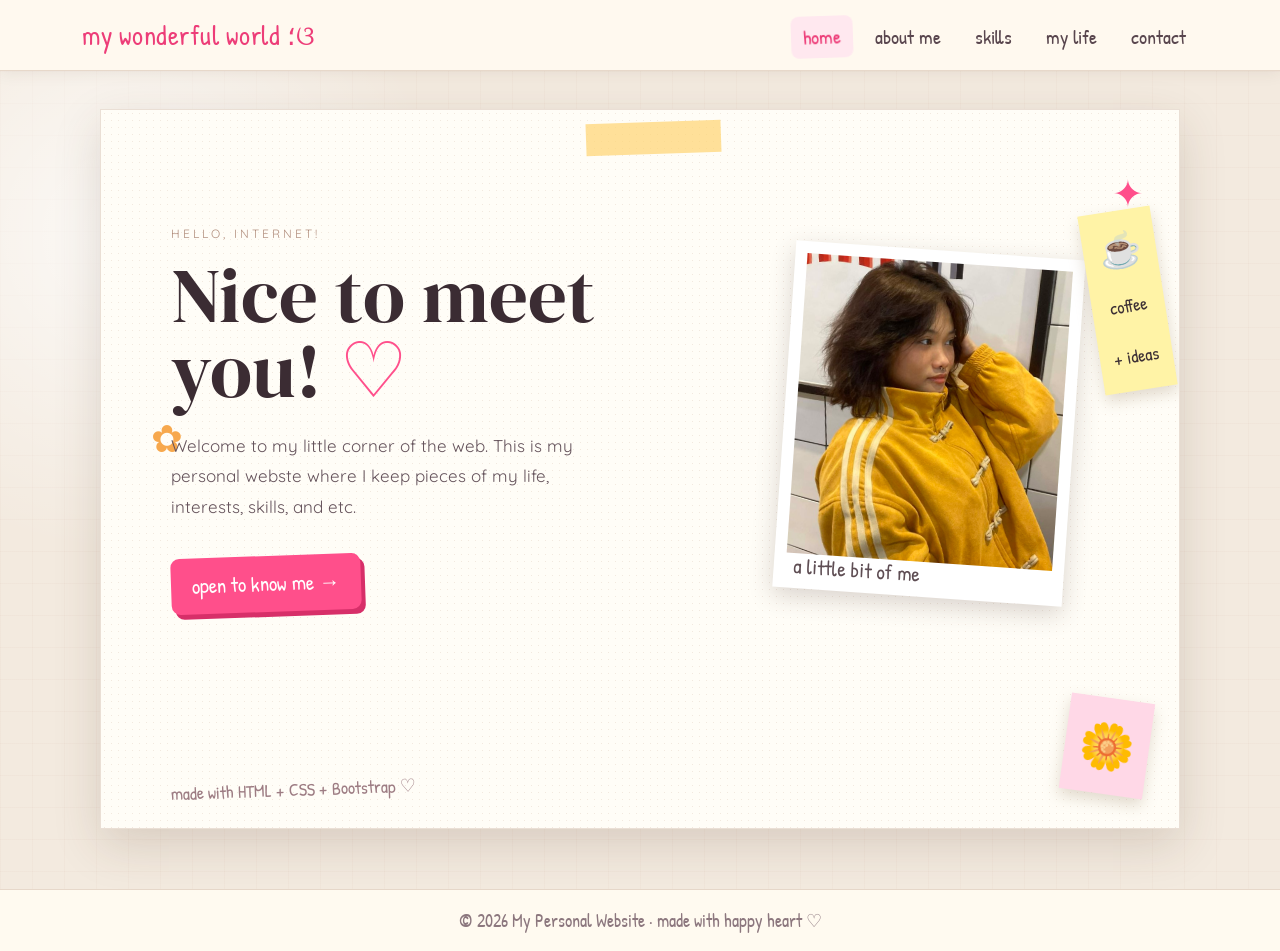
<file: index.html>
<!DOCTYPE html>
<html lang="en">

<head>
    <meta charset="UTF-8">
    <meta name="viewport" content="width=device-width, initial-scale=1.0">

    <title>My Wonderful World</title>

    <!-- Bootstrap -->
    <link
        href="https://cdn.jsdelivr.net/npm/bootstrap@5.3.3/dist/css/bootstrap.min.css"
        rel="stylesheet"
    >

    <!-- Google Fonts -->
    <link
        href="https://fonts.googleapis.com/css2?family=DM+Serif+Display&family=Patrick+Hand&family=Quicksand:wght@400;500;600;700&display=swap"
        rel="stylesheet"
    >

    <!-- Bootstrap Icons -->
    <link
        href="https://cdn.jsdelivr.net/npm/bootstrap-icons@1.11.3/font/bootstrap-icons.css"
        rel="stylesheet"
    >

    <!-- My CSS -->
    <link rel="stylesheet" href="css/style.css">
</head>

<body>

<!-- ================= NAVBAR ================= -->

<nav class="scrap-nav">

    <div class="container d-flex justify-content-between align-items-center">

        <a href="index.html" class="brand">
            my wonderful world ؛ଓ
        </a>

        <button
            class="menu-btn d-lg-none"
            data-bs-toggle="collapse"
            data-bs-target="#menu"
        >
            ☰
        </button>

        <div class="collapse d-lg-block" id="menu">

            <div class="nav-links">

                <a href="index.html" class="active">
                    home
                </a>

                <a href="about.html">
                    about me
                </a>

                <a href="skills.html">
                    skills
                </a>

                <a href="mylife.html">
                    my life
                </a>

                <a href="contact.html">
                    contact
                </a>

            </div>

        </div>

    </div>

</nav>


<!-- ================= MAIN ================= -->

<main class="paper-page">

    <section class="container scrapbook">

        <!-- Tape -->
        <div class="tape tape-top"></div>

        <!-- Doodles -->
        <div class="doodle star s1">✦</div>
        <div class="doodle flower">✿</div>


        <!-- INTRODUCTION -->

        <div class="hero-copy">

            <span class="tiny-label">
                HELLO, INTERNET!
            </span>

            <h1>
                Nice to meet you!
                <span>♡</span>
            </h1>

            <p class="intro">

                Welcome to my little corner of the web.
                This is my personal webste where I keep
                pieces of my life, interests, skills, and etc.
                

            </p>

            <a href="about.html" class="sticker-btn">
                open to know me →
            </a>

        </div>


        <!-- ================= COLLAGE ================= -->

        <div class="collage">

            <!-- Main Photo -->

           <div class="photo-main photo">
    <img src="css/frontphoto.jpe" alt="My photo">
    <div class="caption">a little bit of me</div>
</div>
                
            </div>


            <!-- Coffee Sticker -->

            <div class="mini-card coffee">

                ☕

                <br>

                <small>
                    coffee
                    <br>
                    + ideas
                </small>

            </div>

            <!-- Flower -->

            <div class="mini-card flower-card">

                🌼

            </div>



        <!-- Bottom Text -->

        <div class="bottom-note">

            made with HTML + CSS + Bootstrap ♡

        </div>

    </section>

</main>


<!-- ================= FOOTER ================= -->

<footer>

    © <span id="year"></span>
    My Personal Website · made with happy heart ♡

</footer>


<!-- Bootstrap JS -->

<script
    src="https://cdn.jsdelivr.net/npm/bootstrap@5.3.3/dist/js/bootstrap.bundle.min.js">
</script>

<!-- My JS -->

<script src="js/script.js"></script>

</body>
</html>
</file>
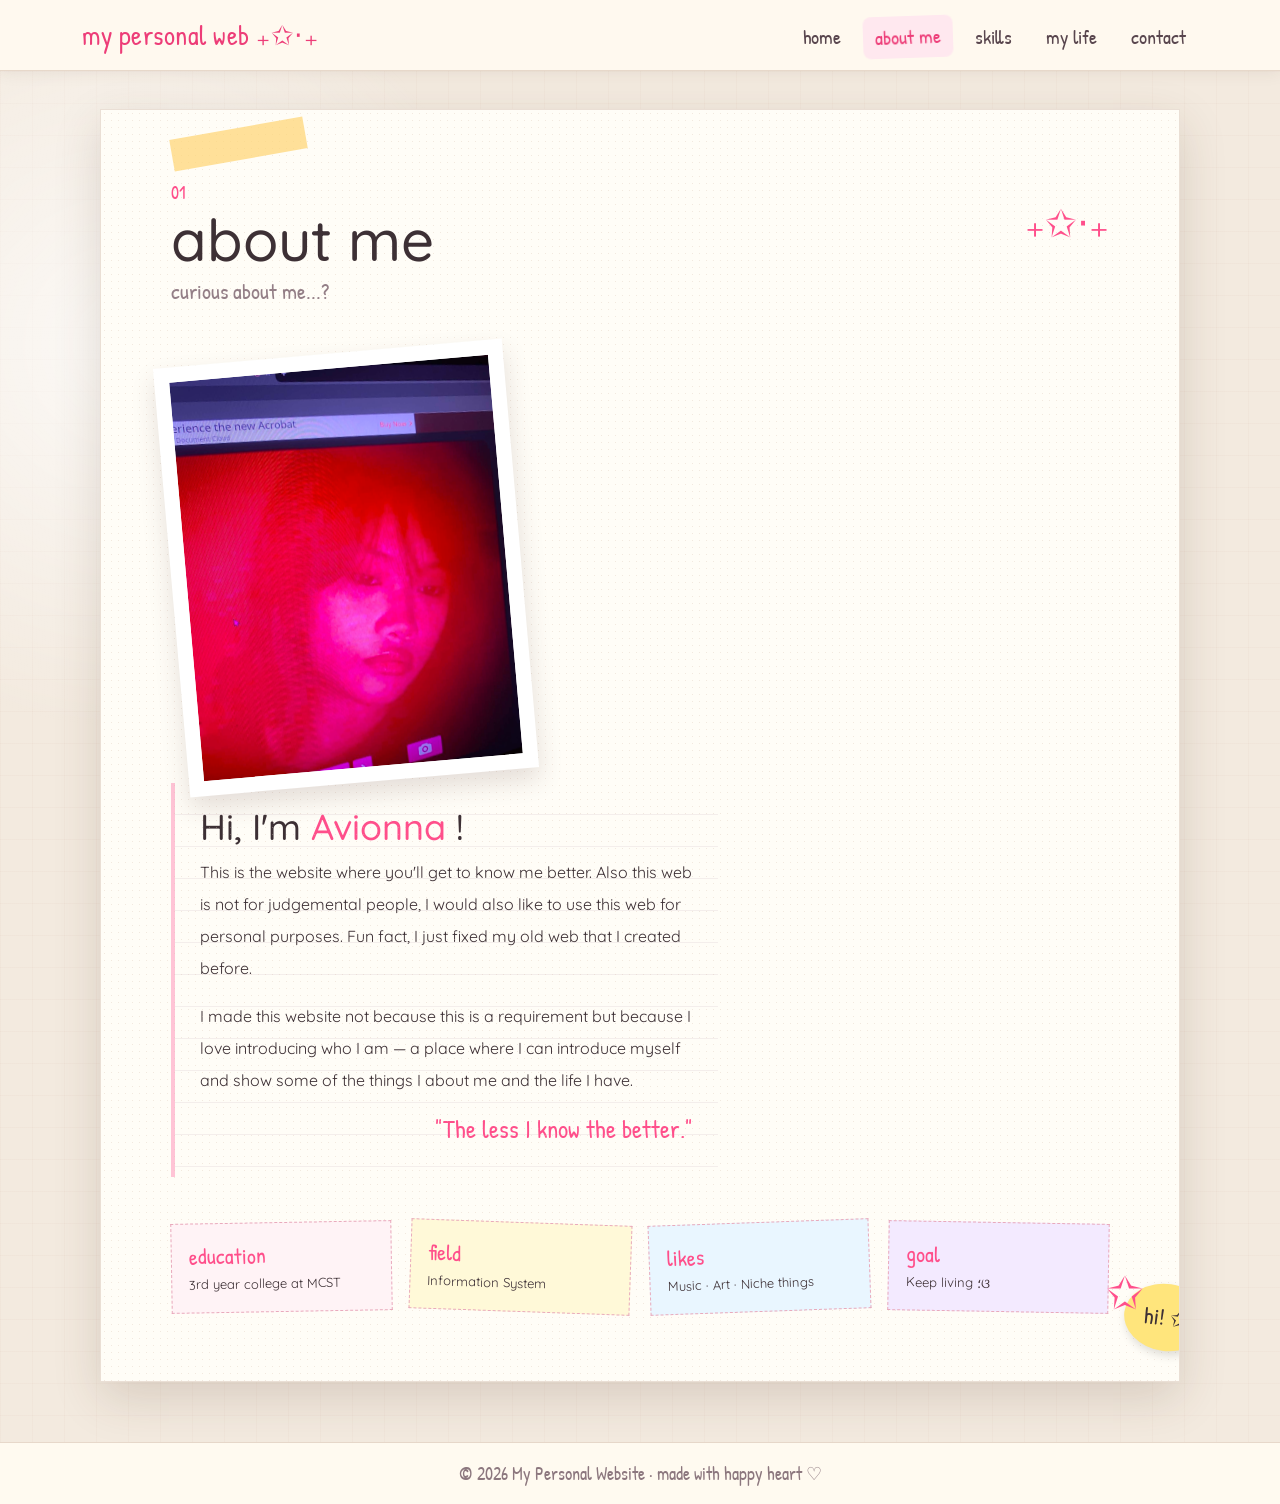
<file: about.html>
<!DOCTYPE html>
<html lang="en">

<head>

    <meta charset="UTF-8">

    <meta name="viewport"
          content="width=device-width, initial-scale=1.0">

    <title>About Me</title>

    <link
        href="https://cdn.jsdelivr.net/npm/bootstrap@5.3.3/dist/css/bootstrap.min.css"
        rel="stylesheet"
    >

    <link
        href="https://fonts.googleapis.com/css2?family=DM+Serif+Display&family=Patrick+Hand&family=Quicksand:wght@400;500;600;700&display=swap"
        rel="stylesheet"
    >

    <link rel="stylesheet" href="css/style.css">

</head>

<body>


<!-- NAVBAR -->

<nav class="scrap-nav">

    <div class="container d-flex justify-content-between align-items-center">

        <a href="index.html" class="brand">
            my personal web ₊✩‧₊
        </a>

        <button
            class="menu-btn d-lg-none"
            data-bs-toggle="collapse"
            data-bs-target="#menu"
        >
            ☰
        </button>

        <div class="collapse d-lg-block" id="menu">

            <div class="nav-links">

                <a href="index.html">
                    home
                </a>

                <a href="about.html" class="active">
                    about me
                </a>

                <a href="skills.html">
                    skills
                </a>

                <a href="mylife.html">
                    my life
                    
                </a>

                <a href="contact.html">
                    contact
                </a>

            </div>

        </div>

    </div>

</nav>


<!-- MAIN -->

<main class="paper-page">

<section class="container scrapbook inner-page">

    <div class="tape tape-left"></div>

    <div class="doodle star s3">
        ₊✩‧₊
    </div>

    <div class="doodle heart">
        ✩
    </div>


    <!-- PAGE TITLE -->

    <div class="page-title">

        <span>
            01
        </span>

        <h1>
            about me
        </h1>

        <p>
            curious about me...?
        </p>

    </div>


    <!-- ABOUT -->

    <div class="row g-5 align-items-center">

        <div class="col-lg-5">

            <div class="portrait-frame">

            <div class="portrait-placeholder">
                <img src="css/aboutmephoto.jpe" alt="My photo">
            </div>

        </div>

                <div class="sticker sticker-sm">

                    hi! ✩

                </div>

            </div>

        </div>


        <div class="col-lg-7">

            <div class="lined-note">

                <h2>

                    Hi, I'm
                    <span>
                        Avionna
                    </span>!

                </h2>

                <p>

                    This is the website where you'll get to know me better. Also this web is not
                    for judgemental people, I would also like to use this web for personal purposes.
                    Fun fact, I just fixed my old web that I created before. 

                </p>

                <p>

                    I made this website not because this is a requirement 
                    but because I love introducing who I am — a place where
                    I can introduce myself and show
                    some of the things I about me and the life I have.

                </p>

                <p class="hand">

                    "The less I know the better."

                </p>

            </div>

        </div>

    </div>


    <!-- FACTS -->

    <div class="fact-grid">

        <div class="fact">

            <b>
                education
            </b>

            <span>
                3rd year college at MCST
            </span>

        </div>


        <div class="fact">

            <b>
                field
            </b>

            <span>
                Information System
            </span>

        </div>


        <div class="fact">

            <b>
                likes
            </b>

            <span>
                Music · Art · Niche things
            </span>

        </div>


        <div class="fact">

            <b>
                goal
            </b>

            <span>
                Keep living ؛ଓ
            </span>

        </div>

    </div>

</section>

</main>


<footer>

    © <span id="year"></span>
    My Personal Website · made with happy heart ♡

</footer>


<script
    src="https://cdn.jsdelivr.net/npm/bootstrap@5.3.3/dist/js/bootstrap.bundle.min.js">
</script>

<script src="js/script.js"></script>

</body>
</html>
</file>
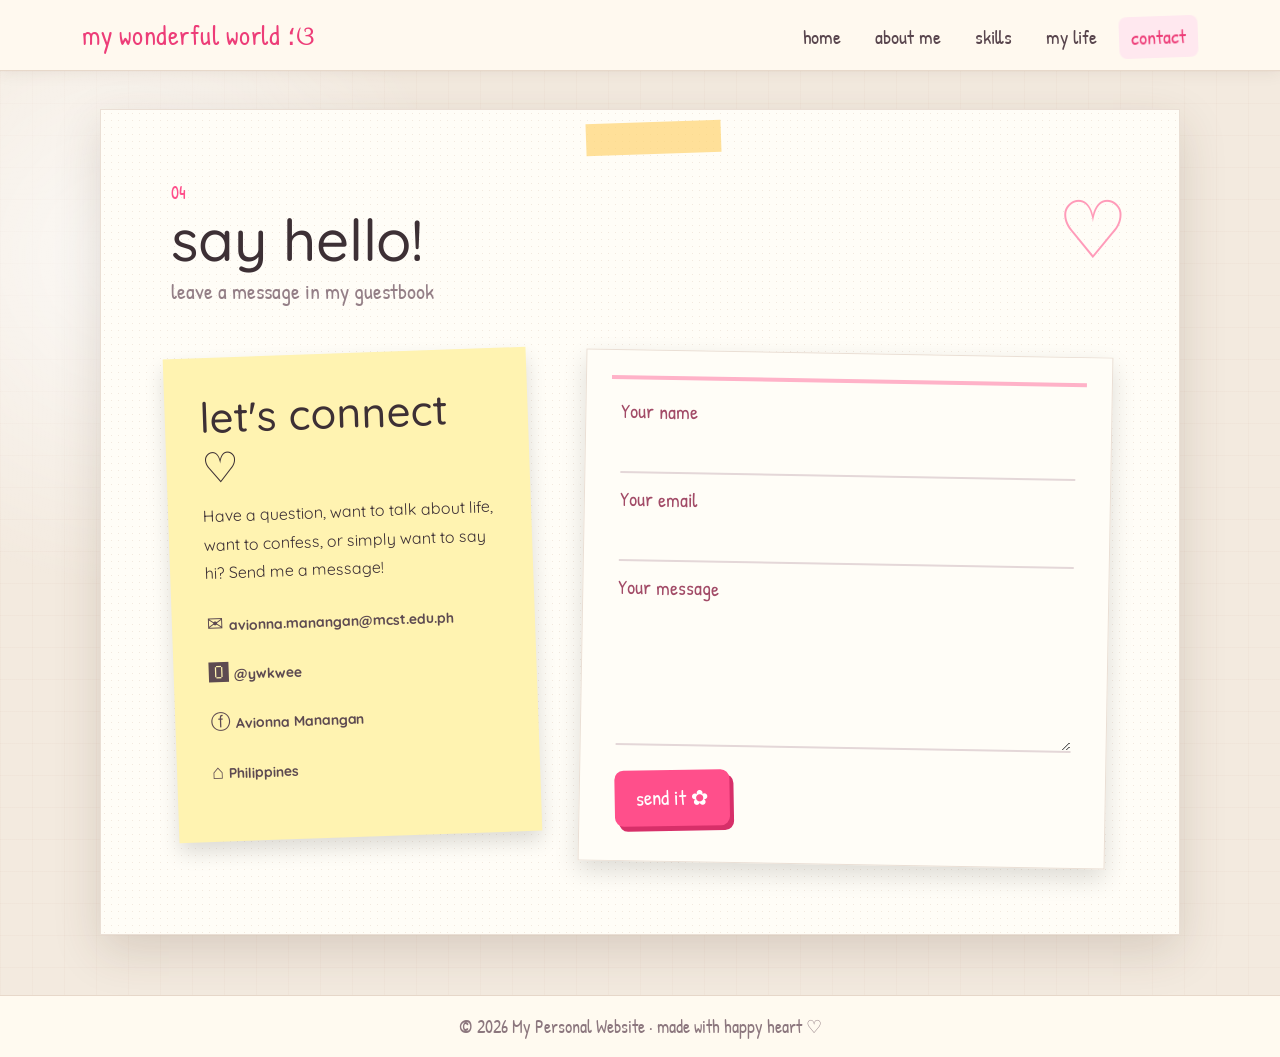
<file: contact.html>
<!DOCTYPE html>
<html lang="en">

<head>

    <meta charset="UTF-8">

    <meta name="viewport"
          content="width=device-width, initial-scale=1.0">

    <title>Contact Me</title>

    <link
        href="https://cdn.jsdelivr.net/npm/bootstrap@5.3.3/dist/css/bootstrap.min.css"
        rel="stylesheet"
    >

    <link
        href="https://fonts.googleapis.com/css2?family=DM+Serif+Display&family=Patrick+Hand&family=Quicksand:wght@400;500;600;700&display=swap"
        rel="stylesheet"
    >

    <link rel="stylesheet" href="css/style.css">

</head>

<body>


<!-- NAVBAR -->

<nav class="scrap-nav">

    <div class="container d-flex justify-content-between align-items-center">

        <a href="index.html" class="brand">
            my wonderful world ؛ଓ
        </a>

        <button
            class="menu-btn d-lg-none"
            data-bs-toggle="collapse"
            data-bs-target="#menu"
        >
            ☰
        </button>

        <div class="collapse d-lg-block" id="menu">

            <div class="nav-links">

                <a href="index.html">
                    home
                </a>

                <a href="about.html">
                    about me
                </a>

                <a href="skills.html">
                    skills
                </a>

                <a href="mylife.html">
                    my life
                </a>

                <a href="contact.html" class="active">
                    contact
                </a>

            </div>

        </div>

    </div>

</nav>


<!-- MAIN -->

<main class="paper-page">

<section class="container scrapbook inner-page contact-page">

    <div class="tape tape-top"></div>

    <div class="doodle heart-big">
        ♡
    </div>


    <div class="page-title">

        <span>
            04
        </span>

        <h1>
            say hello!
        </h1>

        <p>
            leave a message in my guestbook
        </p>

    </div>


    <div class="row g-5">


        <!-- CONTACT INFORMATION -->

        <div class="col-lg-5">

            <div class="contact-note">

                <h2>
                    let's connect ♡
                </h2>

                <p>

                    Have a question, want to talk about life, want to confess,
                    or simply want to say hi?
                    Send me a message!

                </p>


                <div class="contact-line">

                    ✉

                    <b>
                        avionna.manangan@mcst.edu.ph
                    </b>

                </div>


                <div class="contact-line">

                    🅾

                    <b>
                        @ywkwee
                    </b>

                </div>


                <div class="contact-line">

                    ⓕ

                    <b>
                        Avionna Manangan
                    </b>

                </div>


                <div class="contact-line">

                    ⌂

                    <b>
                        Philippines
                    </b>

                </div>

            </div>

        </div>


        <!-- FORM -->

        <div class="col-lg-7">

            <div class="letter">

                <form id="contactForm">


                    <label>
                        Your name
                    </label>

                    <input
                        id="name"
                        type="text"
                        required
                    >


                    <label>
                        Your email
                    </label>

                    <input
                        id="email"
                        type="email"
                        required
                    >


                    <label>
                        Your message
                    </label>

                    <textarea
                        id="message"
                        rows="5"
                        required
                    ></textarea>


                    <button
                        class="sticker-btn"
                        type="submit"
                    >
                        send it ✿
                    </button>

                </form>


                <div
                    id="formMessage"
                    class="success-note d-none"
                >

                    Your note is ready! ♡

                    <br>

                    This is a demo form.

                </div>

            </div>

        </div>

    </div>

</section>

</main>


<footer>

    © <span id="year"></span>
    My Personal Website · made with happy heart ♡

</footer>


<script
    src="https://cdn.jsdelivr.net/npm/bootstrap@5.3.3/dist/js/bootstrap.bundle.min.js">
</script>

<script src="js/script.js"></script>

</body>
</html>
</file>
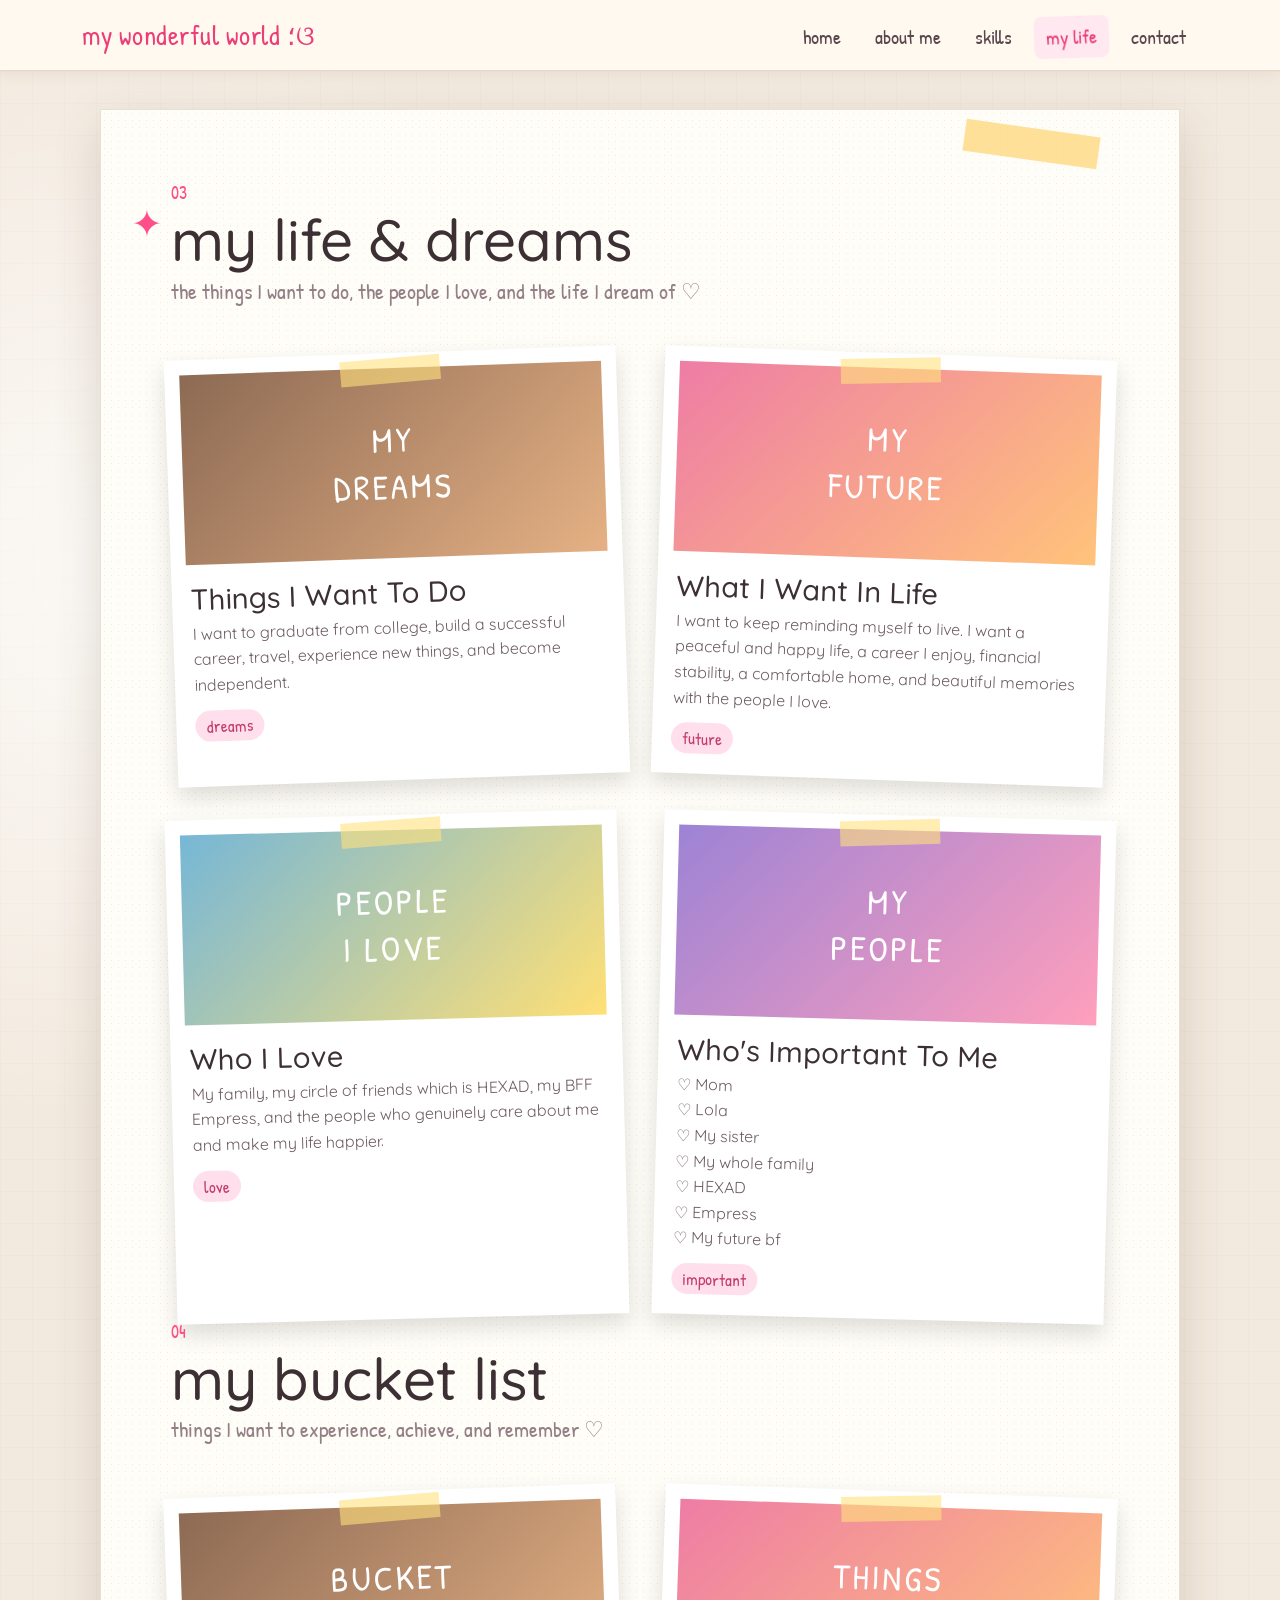
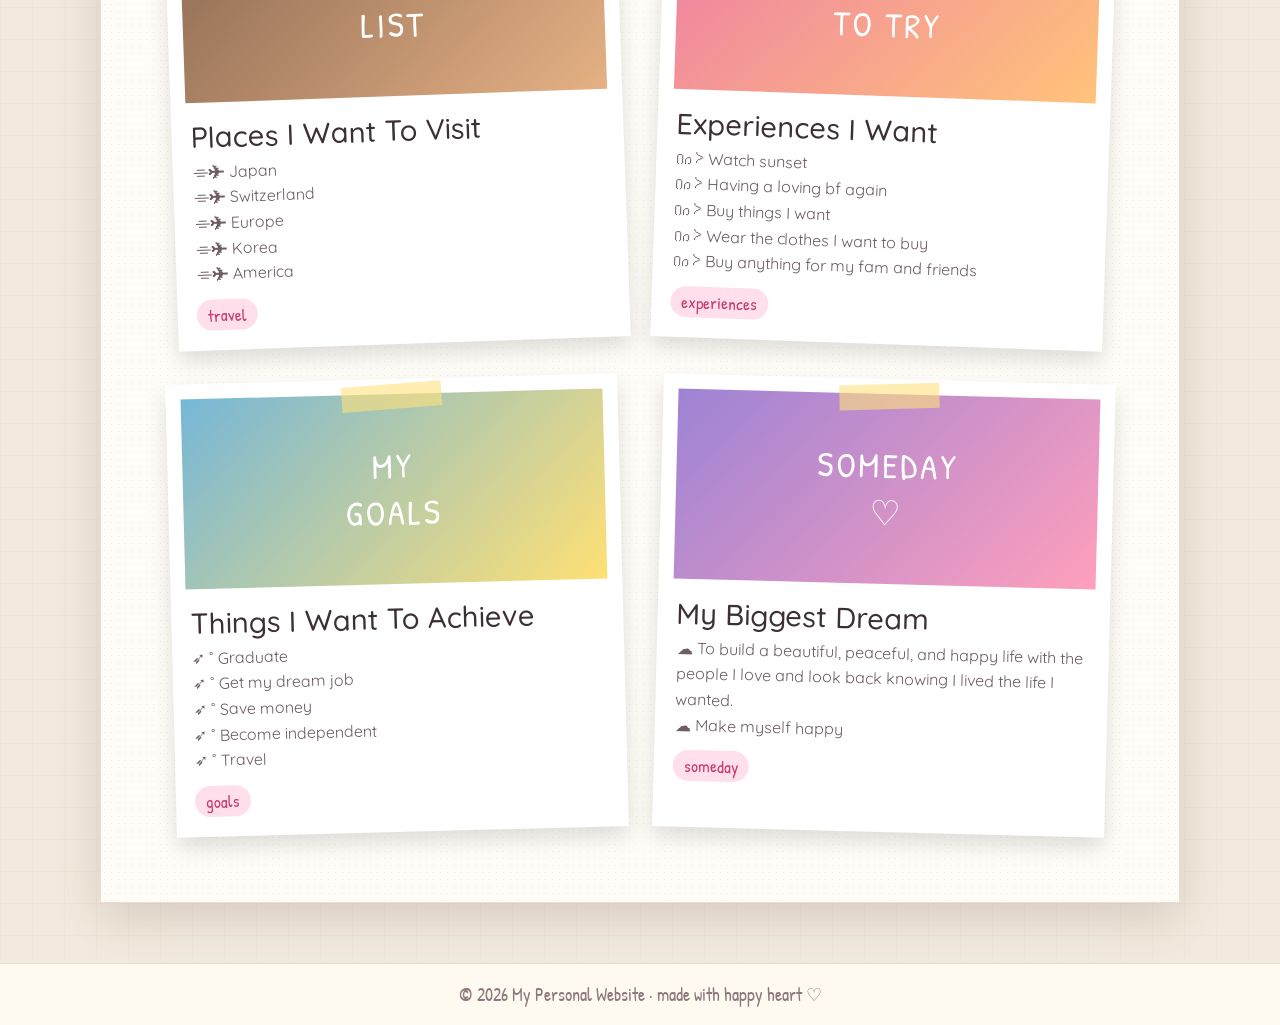
<file: mylife.html>
<!DOCTYPE html>
<html lang="en">

<head>

    <meta charset="UTF-8">

    <meta name="viewport"
          content="width=device-width, initial-scale=1.0">

    <title>My Life</title>

    <link
        href="https://cdn.jsdelivr.net/npm/bootstrap@5.3.3/dist/css/bootstrap.min.css"
        rel="stylesheet">

    <link
        href="https://fonts.googleapis.com/css2?family=DM+Serif+Display&family=Patrick+Hand&family=Quicksand:wght@400;500;600;700&display=swap"
        rel="stylesheet">

    <link rel="stylesheet" href="css/style.css">

</head>

<body>


<!-- NAVIGATION -->

<nav class="scrap-nav">

    <div class="container d-flex justify-content-between align-items-center">

        <a href="index.html" class="brand">
            my wonderful world ؛ଓ
        </a>

        <button
            class="menu-btn d-lg-none"
            type="button"
            data-bs-toggle="collapse"
            data-bs-target="#menu">
            ☰
        </button>

        <div class="collapse d-lg-block" id="menu">

            <div class="nav-links">

                <a href="index.html">
                    home
                </a>

                <a href="about.html">
                    about me
                </a>

                <a href="skills.html">
                    skills
                </a>

                <a href="mylife.html" class="active">
                    my life
                </a>

                <a href="contact.html">
                    contact
                </a>

            </div>

        </div>

    </div>

</nav>


<!-- PAGE -->

<main class="paper-page">

<section class="container scrapbook inner-page">

    <div class="tape tape-right"></div>

    <div class="doodle star s4">
        ✦
    </div>


    <div class="page-title">

        <span>
            03
        </span>

        <h1>
            my life & dreams
        </h1>

        <p>
            the things I want to do, the people I love,
            and the life I dream of ♡
        </p>

    </div>


    <!-- MY LIFE -->

    <div class="project-grid">


        <article class="memory-card rotate-left">

            <div class="project-thumb database">
                MY
                <br>
                DREAMS
            </div>

            <div class="card-tape"></div>

            <h3>
                Things I Want To Do
            </h3>

            <p>
                I want to graduate from college,
                build a successful career, travel,
                experience new things, and become
                independent.
            </p>

            <span class="tag">
                dreams
            </span>

        </article>


        <article class="memory-card rotate-right">

            <div class="project-thumb web">
                MY
                <br>
                FUTURE
            </div>

            <div class="card-tape"></div>

            <h3>
                What I Want In Life
            </h3>

            <p>
                I want to keep reminding myself to live.
                I want a peaceful and happy life,
                a career I enjoy, financial stability,
                a comfortable home, and beautiful
                memories with the people I love.
            </p>

            <span class="tag">
                future
            </span>

        </article>


        <article class="memory-card rotate-right2">

            <div class="project-thumb hazard">
                PEOPLE
                <br>
                I LOVE
            </div>

            <div class="card-tape"></div>

            <h3>
                Who I Love
            </h3>

            <p>
                My family, my circle of friends which is HEXAD,
                my BFF Empress, and the people who
                genuinely care about me and
                make my life happier.
            </p>

            <span class="tag">
                love
            </span>

        </article>


        <article class="memory-card rotate-left2">

            <div class="project-thumb presentation">
                MY
                <br>
                PEOPLE
            </div>

            <div class="card-tape"></div>

            <h3>
                Who's Important To Me
            </h3>

            <p>
                ♡ Mom<br>
                ♡ Lola<br>
                ♡ My sister<br>
                ♡ My whole family<br>
                ♡ HEXAD<br>
                ♡ Empress<br>
                ♡ My future bf
            </p>

            <span class="tag">
                important
            </span>

        </article>


    </div>


    <!-- BUCKET LIST -->

    <div class="page-title">

        <span>
            04
        </span>

        <h1>
            my bucket list
        </h1>

        <p>
            things I want to experience,
            achieve, and remember ♡
        </p>

    </div>


    <div class="project-grid">


        <article class="memory-card rotate-left">

            <div class="project-thumb database">
                BUCKET
                <br>
                LIST
            </div>

            <div class="card-tape"></div>

            <h3>
                Places I Want To Visit
            </h3>

            <p>
                ⌯✈︎ Japan<br>
                ⌯✈︎ Switzerland<br>
                ⌯✈︎ Europe<br>
                ⌯✈︎ Korea<br>
                ⌯✈︎ America
            </p>

            <span class="tag">
                travel
            </span>

        </article>


        <article class="memory-card rotate-right">

            <div class="project-thumb web">
                THINGS
                <br>
                TO TRY
            </div>

            <div class="card-tape"></div>

            <h3>
                Experiences I Want
            </h3>

            <p>
                Ი𐑼 ⧽ Watch sunset<br>
                Ი𐑼 ⧽ Having a loving bf again<br>
                Ი𐑼 ⧽ Buy things I want<br>
                Ი𐑼 ⧽ Wear the clothes I want to buy<br>
                Ი𐑼 ⧽ Buy anything for my fam and friends
            </p>

            <span class="tag">
                experiences
            </span>

        </article>


        <article class="memory-card rotate-right2">

            <div class="project-thumb hazard">
                MY
                <br>
                GOALS
            </div>

            <div class="card-tape"></div>

            <h3>
                Things I Want To Achieve
            </h3>

            <p>
                ➶ ˚ Graduate<br>
                ➶ ˚ Get my dream job<br>
                ➶ ˚ Save money<br>
                ➶ ˚ Become independent<br>
                ➶ ˚ Travel
            </p>

            <span class="tag">
                goals
            </span>

        </article>


        <article class="memory-card rotate-left2">

            <div class="project-thumb presentation">
                SOMEDAY
                <br>
                ♡
            </div>

            <div class="card-tape"></div>

            <h3>
                My Biggest Dream
            </h3>

            <p>
                ☁ To build a beautiful, peaceful,
                and happy life with the people
                I love and look back knowing
                I lived the life I wanted.
                <br>
                ☁︎ Make myself happy
            </p>

            <span class="tag">
                someday
            </span>

        </article>


    </div>

</section>

</main>


<!-- FOOTER -->

<footer>

    © <span id="year"></span>
    My Personal Website · made with happy heart ♡

</footer>


<script src="https://cdn.jsdelivr.net/npm/bootstrap@5.3.3/dist/js/bootstrap.bundle.min.js"></script>

<script src="js/script.js"></script>

</body>

</html>
</file>
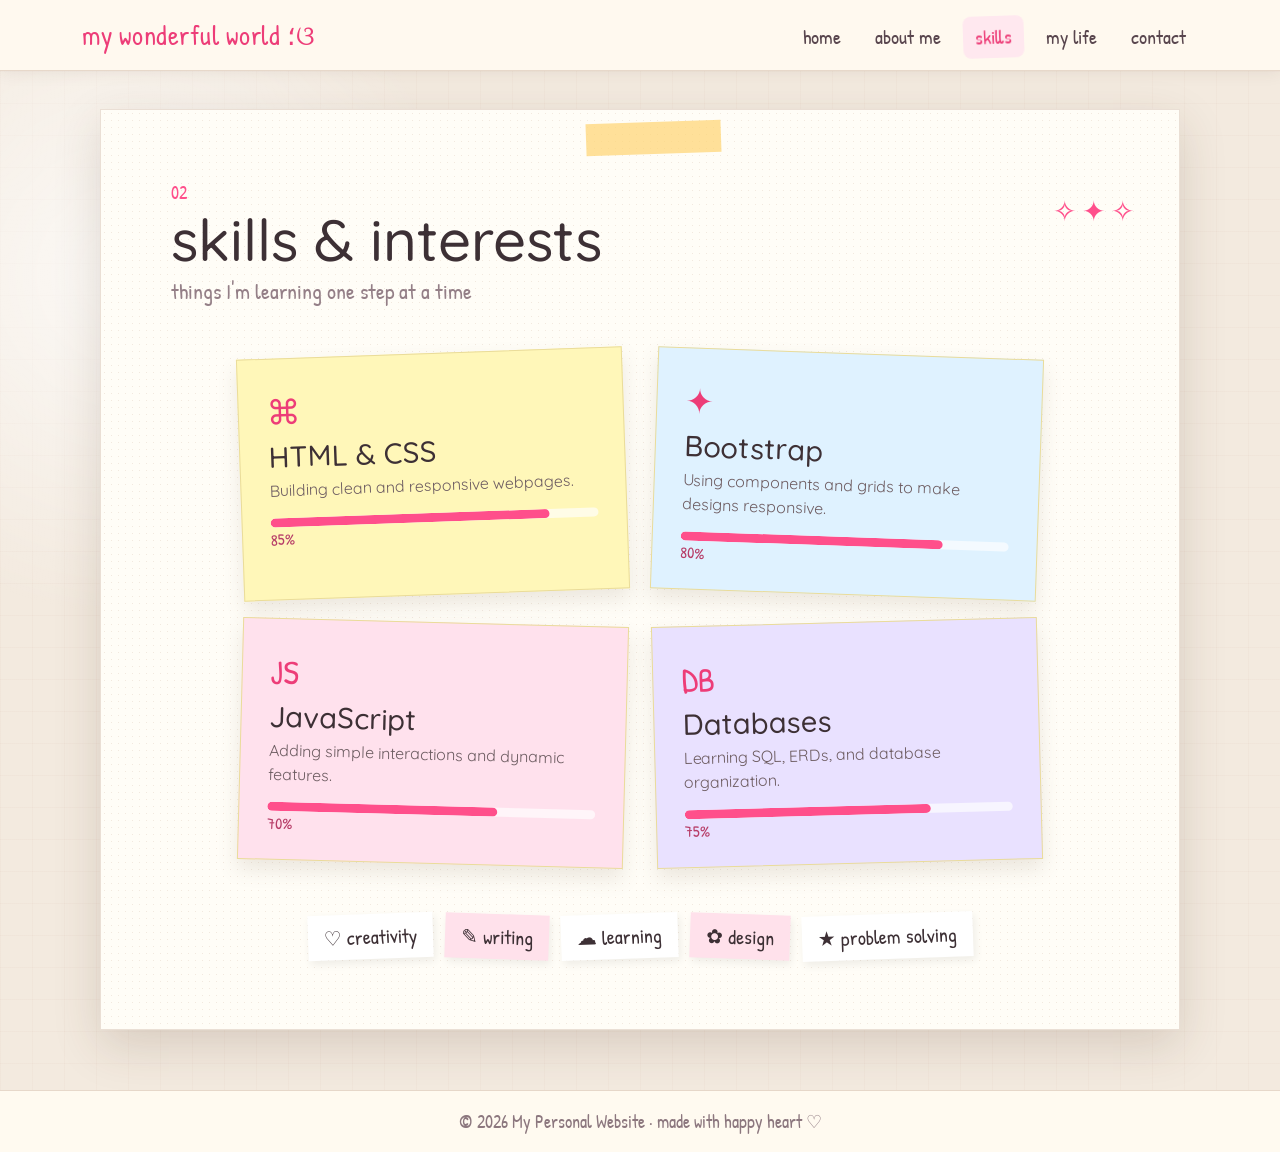
<file: skills.html>
<!DOCTYPE html>
<html lang="en">

<head>

    <meta charset="UTF-8">

    <meta name="viewport"
          content="width=device-width, initial-scale=1.0">

    <title>My Skills</title>

    <link
        href="https://cdn.jsdelivr.net/npm/bootstrap@5.3.3/dist/css/bootstrap.min.css"
        rel="stylesheet"
    >

    <link
        href="https://fonts.googleapis.com/css2?family=DM+Serif+Display&family=Patrick+Hand&family=Quicksand:wght@400;500;600;700&display=swap"
        rel="stylesheet"
    >

    <link rel="stylesheet" href="css/style.css">

</head>

<body>


<!-- NAVBAR -->

<nav class="scrap-nav">

    <div class="container d-flex justify-content-between align-items-center">

        <a href="index.html" class="brand">
            my wonderful world ؛ଓ
        </a>

        <button
            class="menu-btn d-lg-none"
            data-bs-toggle="collapse"
            data-bs-target="#menu"
        >
            ☰
        </button>

        <div class="collapse d-lg-block" id="menu">

            <div class="nav-links">

                <a href="index.html">
                    home
                </a>

                <a href="about.html">
                    about me
                </a>

                <a href="skills.html" class="active">
                    skills
                </a>

                <a href="mylife.html">
                    my life
                </a>

                <a href="contact.html">
                    contact
                </a>

            </div>

        </div>

    </div>

</nav>


<!-- MAIN -->

<main class="paper-page">

<section class="container scrapbook inner-page">

    <div class="tape tape-top"></div>

    <div class="doodle sparkle">
        ✧ ✦ ✧
    </div>


    <!-- TITLE -->

    <div class="page-title">

        <span>
            02
        </span>

        <h1>
            skills & interests
        </h1>

        <p>
            things I'm learning one step at a time
        </p>

    </div>


    <!-- SKILLS -->

    <div class="skills-board">


        <!-- HTML -->

        <div class="skill-note rotate-left">

            <div class="skill-icon">
                ⌘
            </div>

            <h3>
                HTML & CSS
            </h3>

            <p>
                Building clean and responsive webpages.
            </p>

            <div class="skill-line">

                <i style="width:85%"></i>

            </div>

            <small>
                85%
            </small>

        </div>


        <!-- BOOTSTRAP -->

        <div class="skill-note rotate-right">

            <div class="skill-icon">
                ✦
            </div>

            <h3>
                Bootstrap
            </h3>

            <p>
                Using components and grids to make
                designs responsive.
            </p>

            <div class="skill-line">

                <i style="width:80%"></i>

            </div>

            <small>
                80%
            </small>

        </div>


        <!-- JAVASCRIPT -->

        <div class="skill-note rotate-left2">

            <div class="skill-icon">
                JS
            </div>

            <h3>
                JavaScript
            </h3>

            <p>
                Adding simple interactions and
                dynamic features.
            </p>

            <div class="skill-line">

                <i style="width:70%"></i>

            </div>

            <small>
                70%
            </small>

        </div>


        <!-- DATABASE -->

        <div class="skill-note rotate-right2">

            <div class="skill-icon">
                DB
            </div>

            <h3>
                Databases
            </h3>

            <p>
                Learning SQL, ERDs, and database
                organization.
            </p>

            <div class="skill-line">

                <i style="width:75%"></i>

            </div>

            <small>
                75%
            </small>

        </div>

    </div>


    <!-- INTERESTS -->

    <div class="interest-strip">

        <span>
            ♡ creativity
        </span>

        <span>
            ✎ writing
        </span>

        <span>
            ☁ learning
        </span>

        <span>
            ✿ design
        </span>

        <span>
            ★ problem solving
        </span>

    </div>

</section>

</main>


<footer>

    © <span id="year"></span>
    My Personal Website · made with happy heart ♡

</footer>


<script
    src="https://cdn.jsdelivr.net/npm/bootstrap@5.3.3/dist/js/bootstrap.bundle.min.js">
</script>

<script src="js/script.js"></script>

</body>
</html>
</file>
<file: css/style.css>
:root {

    --cream: #fffaf0;
    --paper: #fffdf7;

    --pink: #ff4f8b;
    --hotpink: #ed3d78;

    --peach: #ffd9b8;
    --yellow: #ffe47a;
    --blue: #b9dfff;

    --ink: #3d3035;
    --muted: #7b6870;

    --line: #eadfd5;
}


/* =========================
   BASIC
========================= */

* {
    box-sizing: border-box;
}

html {
    scroll-behavior: smooth;
}

body {

    margin: 0;

    color: var(--ink);

    font-family: "Quicksand", sans-serif;

    background: #eee3d6;
}


/* =========================
   NAVIGATION
========================= */

.scrap-nav {

    position: sticky;

    top: 0;

    z-index: 1000;

    background: rgba(255, 250, 240, .96);

    border-bottom: 1px solid #e7d8ca;

    box-shadow:
        0 2px 15px rgba(80, 55, 40, .08);

    padding: 12px 0;
}


.brand {

    font-family: "Patrick Hand", cursive;

    font-size: 27px;

    color: var(--hotpink);

    text-decoration: none;

    letter-spacing: .5px;
}


.nav-links {

    display: flex;

    justify-content: center;

    gap: 10px;

    align-items: center;

    padding-top: 4px;
}


.nav-links a {

    font-family: "Patrick Hand", cursive;

    font-size: 20px;

    color: #59464e;

    text-decoration: none;

    padding: 6px 12px;

    border-radius: 8px;

    transition: .2s;
}


.nav-links a:hover,
.nav-links a.active {

    color: var(--hotpink);

    background: #ffe8ef;

    transform: rotate(-2deg);
}


.menu-btn {

    border: 1px solid #e6cfd7;

    background: #fff1f5;

    border-radius: 8px;

    padding: 6px 10px;

    color: var(--hotpink);
}


/* =========================
   PAPER BACKGROUND
========================= */

.paper-page {

    min-height: calc(100vh - 125px);

    padding: 38px 15px 60px;

    background:

        radial-gradient(
            circle at 10% 20%,
            rgba(255,255,255,.75),
            transparent 24%
        ),

        linear-gradient(
            90deg,
            rgba(190,150,120,.05) 1px,
            transparent 1px
        ),

        linear-gradient(
            rgba(190,150,120,.05) 1px,
            transparent 1px
        ),

        #f3eadf;

    background-size:
        auto,
        32px 32px,
        32px 32px;
}


/* =========================
   SCRAPBOOK
========================= */

.scrapbook {

    position: relative;

    max-width: 1080px;

    min-height: 720px;

    background: var(--paper);

    border: 1px solid #eadfd5;

    box-shadow:
        0 16px 45px rgba(74,48,33,.16);

    overflow: hidden;

    padding: 70px;
}


.scrapbook::before {

    content: "";

    position: absolute;

    inset: 0;

    pointer-events: none;

    opacity: .35;

    background-image:
        radial-gradient(
            #d9c4b2 .6px,
            transparent .7px
        );

    background-size: 7px 7px;
}


.inner-page {

    min-height: 760px;
}


/* =========================
   HERO
========================= */

.hero-copy {

    position: relative;

    z-index: 2;

    width: 48%;

    padding-top: 40px;
}


.tiny-label {

    font-size: 12px;

    letter-spacing: 3px;

    color: #b18d7c;
}


.hero-copy h1 {

    font-family: "DM Serif Display", serif;

    font-size: clamp(48px, 6vw, 78px);

    line-height: .98;

    margin: 14px 0 22px;

    color: #3b2c33;
}


.hero-copy h1 span {

    color: var(--pink);
}


.intro {

    font-size: 17px;

    line-height: 1.8;

    color: #66545c;

    max-width: 540px;
}


/* =========================
   BUTTON
========================= */

.sticker-btn {

    display: inline-block;

    margin-top: 18px;

    background: var(--pink);

    color: white;

    border: 0;

    border-radius: 9px;

    padding: 12px 21px;

    font-family: "Patrick Hand", cursive;

    font-size: 21px;

    box-shadow: 4px 5px 0 #d72f69;

    transform: rotate(-2deg);

    transition: .2s;

    cursor: pointer;

    text-decoration: none;
}


.sticker-btn:hover {

    color: white;

    transform:
        rotate(1deg)
        translateY(-2px);

    box-shadow:
        5px 7px 0 #d72f69;
}


/* =========================
   COLLAGE
========================= */

.collage {

    position: absolute;

    right: 45px;

    top: 105px;

    width: 49%;

    height: 500px;
}


.photo {

    position: absolute;

    background: white;

    padding: 12px 12px 35px;

    box-shadow:
        0 8px 25px rgba(70,45,40,.2);

    transform: rotate(4deg);
}


.photo-main {
    width: 290px;
    right: 60px;
    top: 35px;
}

.photo-main img {
    width: 100%;
    height: 300px;
    object-fit: cover;
    display: block;
}

.photo-art {

    height: 300px;

    display: flex;

    align-items: center;

    justify-content: center;

    background:
        linear-gradient(
            135deg,
            #ffd8e6,
            #ffe8a9 50%,
            #cde9ff
        );

    font-family: "Patrick Hand", cursive;

    font-size: 40px;

    text-align: center;

    color: #ec5b89;

    letter-spacing: 3px;
}


.caption {

    position: absolute;

    bottom: 7px;

    left: 20px;

    font-family: "Patrick Hand", cursive;

    font-size: 21px;

    color: #5e4d53;
}


/* =========================
   MINI CARDS
========================= */

.mini-card {

    position: absolute;

    padding: 14px;

    background: #fff3a6;

    box-shadow:
        0 7px 15px #a9957b55;

    font-family: "Patrick Hand", cursive;

    text-align: center;
}


.coffee {
    right: 15px;
    top: 100px;
    transform: rotate(-9deg);
    font-size: 34px;
}


.coffee small {

    font-size: 18px;
}

.flower-card {
    right: 30px;
    bottom: 35px;
    transform: rotate(8deg);
    background: #ffd8e7;
    font-size: 45px;
}


/* =========================
   TAPE
========================= */

.tape {

    position: absolute;

    width: 135px;

    height: 32px;

    background: rgba(255,214,117,.72);

    z-index: 5;
}


.tape-top {

    top: 12px;

    left: 45%;

    transform: rotate(-2deg);
}


.tape-left {

    top: 18px;

    left: 70px;

    transform: rotate(-10deg);
}


.tape-right {

    top: 18px;

    right: 80px;

    transform: rotate(8deg);
}


/* =========================
   DOODLES
========================= */

.doodle {

    position: absolute;

    font-family: "Patrick Hand", cursive;

    color: var(--pink);

    z-index: 2;
}


.star {

    font-size: 38px;
}


.s1 {

    right: 35px;

    top: 55px;
}


.s2 {

    left: 48%;

    bottom: 40px;
}


.s3 {

    right: 70px;

    top: 85px;
}


.s4 {

    left: 30px;

    top: 85px;
}


.flower {

    left: 50px;

    top: 300px;

    font-size: 38px;

    color: #f7a84d;
}


.heart {

    right: 35px;

    bottom: 55px;

    font-size: 45px;
}


.sparkle {

    right: 45px;

    top: 80px;

    font-size: 28px;
}


.heart-big {

    position: absolute;

    right: 50px;

    top: 65px;

    font: 80px "Patrick Hand";

    color: #ff9bb9;
}


/* =========================
   BOTTOM TEXT
========================= */

.bottom-note {

    position: absolute;

    bottom: 25px;

    left: 70px;

    font-family: "Patrick Hand";

    font-size: 18px;

    color: #9d7c83;

    transform: rotate(-2deg);
}


/* =========================
   PAGE TITLES
========================= */

.page-title {

    position: relative;

    z-index: 2;

    margin-bottom: 45px;
}


.page-title span {

    font: 18px "Patrick Hand";

    color: var(--pink);
}


.page-title h1 {

    font-size: 58px;

    margin: 0;

    color: #3d3035;
}


.page-title p {

    font-family: "Patrick Hand";

    font-size: 22px;

    color: #947f87;

    margin: 0;
}


/* =========================
   ABOUT SECTION
========================= */

.about-section {
    display: flex;
    flex-direction: row;

    align-items: center;

    gap: 70px;

    width: 100%;
    padding: 50px;
}


/* =========================
   PHOTO LEFT
========================= */

.photo-side {
    width: 45%;

    display: flex;
    justify-content: center;
    align-items: center;
}


/* =========================
   POLAROID
========================= */

.portrait-frame {
    width: 350px;
    height: 430px;
    padding: 15px;

    background: white;

    transform: rotate(-5deg);

    box-shadow: 0 12px 25px rgba(80, 50, 50, 0.15);
}


/* =========================
   PHOTO
========================= */

.portrait-placeholder {
    width: 100%;
    height: 100%;

    overflow: hidden;

    display: flex;
    align-items: center;
    justify-content: center;

    text-align: center;

    font: 45px "Patrick Hand", cursive;
    color: #ec5b89;
}

.portrait-placeholder img {
    width: 100%;
    height: 100%;

    object-fit: cover;
    display: block;
}


/* =========================
   TEXT RIGHT
========================= */

.about-text {
    width: 55%;
}
.keep-living {
    display: block;
    width: fit-content;
    margin: 15px auto 0;
    padding: 8px 18px;
    background: #ffe47a;
    font-family: "Patrick Hand", cursive;
    font-size: 24px;
    color: #3d3035;
    transform: rotate(-3deg);
    box-shadow: 2px 4px 8px #0002;
}


.sticker {

    position: absolute;

    right: -30px;

    bottom: 30px;

    background: #ffe57c;

    border-radius: 50%;

    padding: 18px 20px;

    font: 23px "Patrick Hand";

    transform: rotate(8deg);

    box-shadow: 2px 4px 10px #0002;
}


.lined-note {

    background:
        repeating-linear-gradient(
            to bottom,
            #fffdf7 0,
            #fffdf7 31px,
            #e9dfe0 32px
        );

    padding: 22px 25px 15px;

    border-left: 4px solid #ffc4d6;
}


.lined-note h2 {

    font-size: 36px;
}


.lined-note h2 span {

    color: var(--pink);
}


.lined-note p {

    font-size: 16px;

    line-height: 2;
}


.hand {

    font: 25px "Patrick Hand" !important;

    color: var(--pink);

    text-align: right;
}


/* =========================
   FACTS
========================= */

.fact-grid {

    display: grid;

    grid-template-columns:
        repeat(4, 1fr);

    gap: 18px;

    margin-top: 45px;
}


.fact {

    padding: 17px;

    background: #fff3f6;

    border: 1px dashed #e9aabc;

    transform: rotate(-1deg);
}


.fact:nth-child(2) {

    background: #fff9d8;

    transform: rotate(2deg);
}


.fact:nth-child(3) {

    background: #e9f6ff;

    transform: rotate(-2deg);
}


.fact:nth-child(4) {

    background: #f3eaff;

    transform: rotate(1deg);
}


.fact b,
.fact span {

    display: block;
}


.fact b {

    font: 22px "Patrick Hand";

    color: var(--pink);
}


.fact span {

    font-size: 13px;

    margin-top: 4px;
}


/* =========================
   SKILLS
========================= */

.skills-board {

    display: grid;

    grid-template-columns:
        repeat(2, 1fr);

    gap: 28px;

    max-width: 800px;

    margin: auto;
}


.skill-note {

    position: relative;

    background: #fff7b9;

    padding: 30px 28px 24px;

    box-shadow:
        0 10px 20px #735a4522;

    border: 1px solid #eadc9a;
}


.skill-note:nth-child(2) {

    background: #dff2ff;
}


.skill-note:nth-child(3) {

    background: #ffe1ed;
}


.skill-note:nth-child(4) {

    background: #e9e1ff;
}


.rotate-left {

    transform: rotate(-2deg);
}


.rotate-right {

    transform: rotate(2deg);
}


.rotate-left2 {

    transform: rotate(1.5deg);
}


.rotate-right2 {

    transform: rotate(-1.5deg);
}


.skill-icon {

    font: 34px "Patrick Hand";

    color: var(--hotpink);
}


.skill-note h3 {

    font-size: 29px;

    margin: 4px 0;
}


.skill-note p {

    color: #6e5d62;
}


.skill-line {

    height: 9px;

    background: #ffffffaa;

    border-radius: 20px;

    overflow: hidden;
}


.skill-line i {

    display: block;

    height: 100%;

    background: var(--pink);

    border-radius: 20px;
}


.skill-note small {

    font: 16px "Patrick Hand";

    color: #b73d68;
}


.interest-strip {

    margin-top: 50px;

    display: flex;

    justify-content: center;

    gap: 12px;

    flex-wrap: wrap;
}


.interest-strip span {

    font: 20px "Patrick Hand";

    background: #fff;

    padding: 9px 16px;

    box-shadow: 2px 4px 8px #0001;

    transform: rotate(-2deg);
}


.interest-strip span:nth-child(even) {

    transform: rotate(2deg);

    background: #ffe1eb;
}


/* =========================
   PROJECTS
========================= */

.project-grid {

    display: grid;

    grid-template-columns:
        repeat(2, 1fr);

    gap: 35px;
}


.memory-card {

    position: relative;

    background: #fff;

    padding: 15px 15px 20px;

    box-shadow:
        0 10px 22px #0002;
}


.memory-card h3 {

    font-size: 29px;

    margin:
        17px 4px 5px;
}


.memory-card p {

    margin: 0 5px;

    color: #6e5d62;

    line-height: 1.6;
}


.tag {

    display: inline-block;

    margin: 12px 4px 0;

    background: #ffdfeb;

    color: #c43c69;

    border-radius: 20px;

    padding: 4px 11px;

    font: 17px "Patrick Hand";
}


.project-thumb {

    height: 190px;

    display: flex;

    align-items: center;

    justify-content: center;

    text-align: center;

    font: 35px "Patrick Hand";

    letter-spacing: 3px;

    color: white;
}


.database {

    background:
        linear-gradient(
            135deg,
            #8d6a54,
            #e5b184
        );
}


.web {

    background:
        linear-gradient(
            135deg,
            #ee7da5,
            #ffc37a
        );
}


.hazard {

    background:
        linear-gradient(
            135deg,
            #76b7d7,
            #ffe075
        );
}


.presentation {

    background:
        linear-gradient(
            135deg,
            #9d83d5,
            #ff9fbc
        );
}


.card-tape {

    position: absolute;

    width: 100px;

    height: 25px;

    background: #ffe17d99;

    top: 5px;

    left: calc(50% - 50px);

    transform: rotate(-3deg);
}

@media (max-width: 650px) {

    .skills-board,
    .project-grid {
        grid-template-columns: 1fr;
    }

}




/* =========================
   CONTACT
========================= */

.contact-note {

    padding: 35px;

    background: #fff3b1;

    box-shadow:
        0 10px 20px #0002;

    transform: rotate(-2deg);
}


.contact-note h2 {

    font-size: 42px;
}


.contact-note p {

    line-height: 1.8;
}


.contact-line {

    font: 20px "Patrick Hand";

    margin: 22px 0;

    color: #5d4a51;
}


.contact-line b {

    font-family: "Quicksand";

    font-size: 14px;
}


.letter {

    position: relative;

    background: #fffdf7;

    padding: 35px;

    box-shadow:
        0 10px 25px #0002;

    transform: rotate(1deg);

    border: 1px solid #eadfd5;
}


.letter::before {

    content: "";

    position: absolute;

    left: 25px;

    right: 25px;

    top: 25px;

    height: 4px;

    background: #ffb2c8;
}


.letter label {

    display: block;

    font: 20px "Patrick Hand";

    margin: 12px 0 5px;

    color: #a24b67;
}


.letter input,
.letter textarea {

    width: 100%;

    border: 0;

    border-bottom: 2px solid #e4d7d8;

    background: transparent;

    padding: 9px 4px;

    outline: none;

    font-family: "Quicksand";
}


.letter textarea {

    resize: vertical;
}


.success-note {

    margin-top: 20px;

    background: #e4f7e7;

    padding: 15px;

    font-family: "Patrick Hand";

    font-size: 18px;

    color: #4d7653;
}


/* =========================
   FOOTER
========================= */

footer {

    text-align: center;

    background: #fffaf0;

    border-top: 1px solid #e7d8ca;

    padding: 18px;

    color: #8c777e;

    font: 18px "Patrick Hand";
}


/* =========================
   RESPONSIVE
========================= */

@media (max-width: 991px) {

    .nav-links {

        flex-direction: column;

        align-items: flex-start;

        padding: 15px 0;
    }


    .hero-copy {

        width: 100%;

        padding-top: 20px;
    }


    .collage {

        position: relative;

        right: auto;

        top: auto;

        width: 100%;

        height: 430px;

        margin-top: 30px;
    }


    .scrapbook {

        padding: 60px 35px 50px;
    }


    .fact-grid {

        grid-template-columns:
            repeat(2, 1fr);
    }

}


@media (max-width: 650px) {

    .scrapbook {

        padding:
            55px 20px 45px;
    }


    .hero-copy h1 {

        font-size: 50px;
    }


    .photo-main {

        width: 220px;

        right: 10px;
    }


    .photo-art {

        height: 230px;
    }


    .mini-card.note {

        right: 0;
    }


    .polaroid {

        left: 50px;
    }


    .page-title h1 {

        font-size: 43px;
    }


    .skills-board,
    .project-grid {

        grid-template-columns: 1fr;
    }


    .fact-grid {

        grid-template-columns: 1fr;
    }


    .portrait-frame {

        width: 270px;
    }


    .portrait-placeholder {

        height: 300px;
    }

}
</file>
